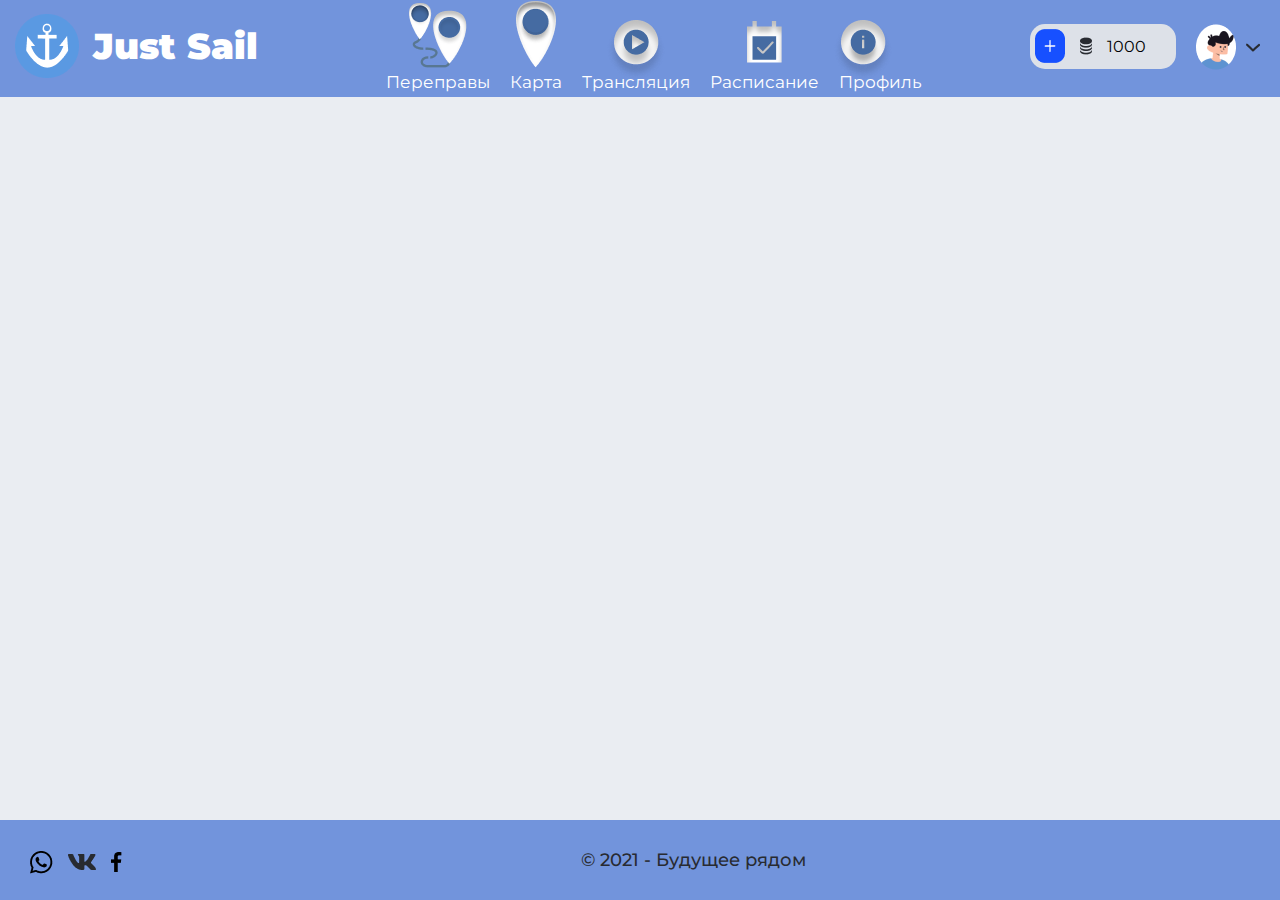
<file: index.html>
<!DOCTYPE html>
<html lang="ru">
<head>
    <meta charset="UTF-8">
    <meta http-equiv="X-UA-Compatible" content="IE=edge">
    <meta name="viewport" content="width=device-width, initial-scale=1.0">
    <link rel="preconnect" href="https://fonts.googleapis.com">
    <link rel="preconnect" href="https://fonts.gstatic.com" crossorigin>
    <link href="https://fonts.googleapis.com/css2?family=Montserrat:wght@400;700;900&display=swap" rel="stylesheet">
    <link rel="stylesheet" href="css/style.css">
    <link rel="stylesheet" href="css/media.css">
    <title>JustSail</title>
</head>
<body>
    <header class="header">
        <div class="container">
            <div class="navigation">
            <div class="logo_box">
                <img src="img/logo.png" alt="" class="logo_img">
                <p class="logo_text">Just Sail</p>
            </div>
            <div class="nav_bar">
                <div class="nav_box">
                    <a href="" class="nav_img"><img src="img/pereprava.png" alt="" class="nav_img"></a>
                    <a href="" class="nav">Переправы</a>
                </div>
                <div class="nav_box">
                    <a href="" class="nav_img_1"><img src="img/map.png" alt="" class="nav_img"></a>
                    <a href="" class="nav_1">Карта</a>
                </div>
                <div class="nav_box">
                    <a href="" class="nav_img_2"><img src="img/translation.png" alt="" class="nav_img"></a>
                    <a href="" class="nav_2">Трансляция</a>
                </div>
                <div class="nav_box">
                    <a href="" class="nav_img_3"><img src="img/calendar.png" alt="" class="nav_img"></a>
                    <a href="" class="nav_3">Расписание</a>
                </div>
                <div class="nav_box">
                    <a href="" class="nav_img_4"><img src="img/info.png" alt="" class="nav_img"></a>
                    <a href="profil.html" class="nav_4">Профиль</a>
                </div>
            </div>
            <div class="profil_box">
                <div class="money_box">
                    <div class="money_plus_1"><img src="img/+.png" alt="" class="money_plus"></div>
                    <img src="img/money.png" alt="" class="money_ico">
                    <p class="money">1000</p>
                </div>
                <a href="profil.html" class="profil"><img src="img/photo.png" alt=""></a>
                <a href="" class="strelka"><img src="img/arrow-ios-down.png" alt=""></a>
            </div>
            <div class="header_burger">
                <span></span>
            </div>
            <script src="http://code.jquery.com/jquery-3.4.1.slim.min.js"></script>
            <script src="js/script.js"></script>
        </div>
    </div>
    </header>
    <div class="map">
        <iframe src="https://www.google.com/maps/embed?pb=!1m14!1m12!1m3!1d3214.024855202966!2d129.76463226247196!3d62.02781515106774!2m3!1f0!2f0!3f0!3m2!1i1024!2i768!4f13.1!5e1!3m2!1sru!2sru!4v1638066333335!5m2!1sru!2sru" width="100%" height="100%" style="border:0;" allowfullscreen="" loading="lazy"></iframe>
    </div>
    <footer class="footer">
        <div class="container">
            <div class="footer_1">
        <div class="footer_ico">
            <a href="" class="ico"><img src="img/Group 50.png" alt=""></a>
            <a href="" class="ico"><img src="img/Vector.png" alt=""></a>
            <a href="" class="ico"><img src="img/Vector1.png" alt=""></a>
        </div>
        <p class="footer_text">© 2021 - Будущее рядом</p>
        <div></div>
    </div>
    </div>
    </footer>
</body>
</html>
</file>
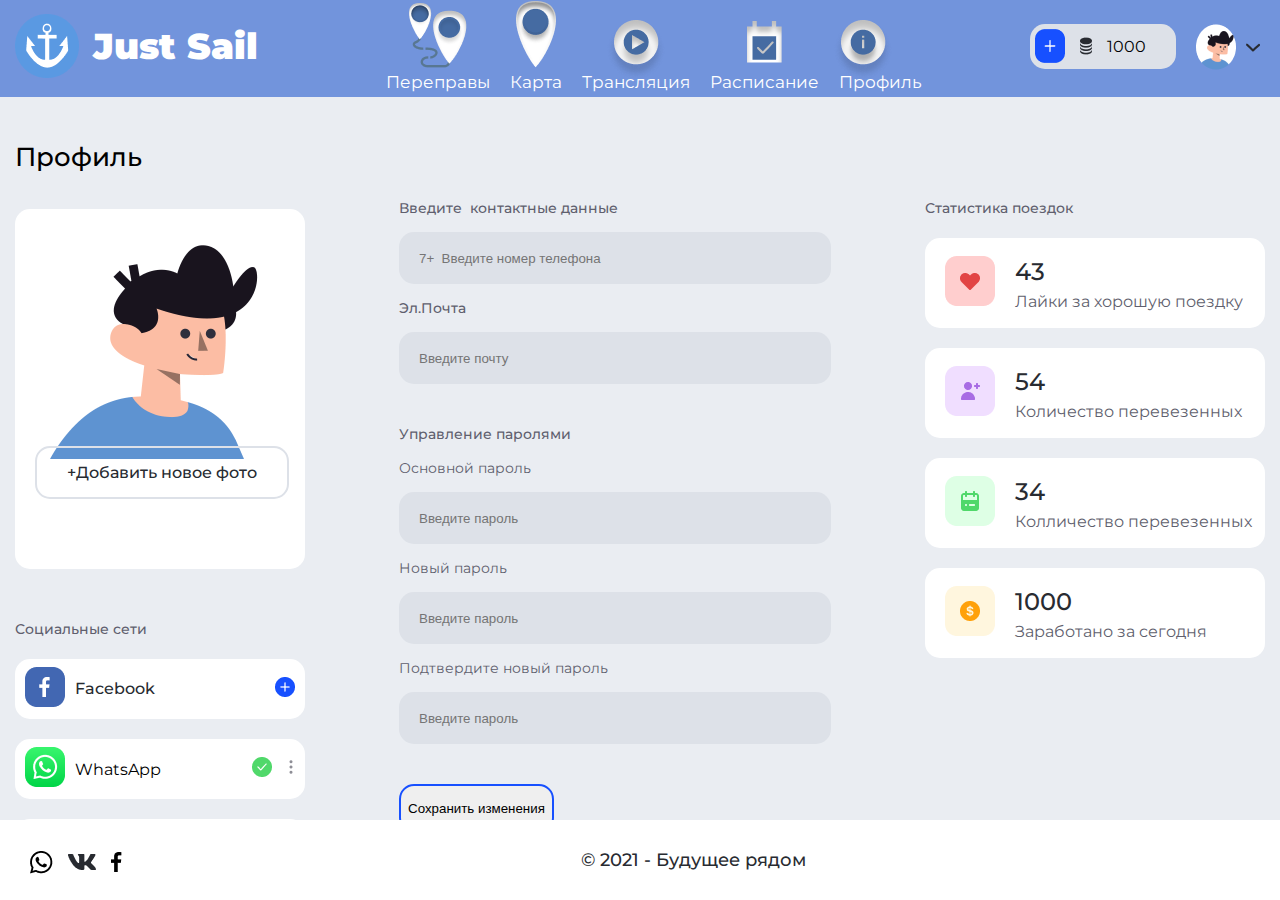
<file: profil.html>
<!DOCTYPE html>
<html lang="ru">
<head>
    <meta charset="UTF-8">
    <meta http-equiv="X-UA-Compatible" content="IE=edge">
    <meta name="viewport" content="width=device-width, initial-scale=1.0">
    <link rel="preconnect" href="https://fonts.googleapis.com">
    <link rel="preconnect" href="https://fonts.gstatic.com" crossorigin>
    <link href="https://fonts.googleapis.com/css2?family=Montserrat:wght@400;700;900&display=swap" rel="stylesheet">
    <link rel="stylesheet" href="css/style.css">
    <link rel="stylesheet" href="css/media.css">
    <title>JustSail</title>
</head>
<body>
    <header class="header">
        <div class="container">
            <div class="navigation">
            <div class="logo_box">
                <img src="img/logo.png" alt="" class="logo_img">
                <p class="logo_text">Just Sail</p>
            </div>
            <div class="nav_bar">
                <div class="nav_box">
                    <a href="" class="nav_img"><img src="img/pereprava.png" alt="" class="nav_img"></a>
                    <a href="" class="nav">Переправы</a>
                </div>
                <div class="nav_box">
                    <a href="index.html" class="nav_img_1"><img src="img/map.png" alt="" class="nav_img"></a>
                    <a href="index.html" class="nav_1">Карта</a>
                </div>
                <div class="nav_box">
                    <a href="" class="nav_img_2"><img src="img/translation.png" alt="" class="nav_img"></a>
                    <a href="" class="nav_2">Трансляция</a>
                </div>
                <div class="nav_box">
                    <a href="" class="nav_img_3"><img src="img/calendar.png" alt="" class="nav_img"></a>
                    <a href="" class="nav_3">Расписание</a>
                </div>
                <div class="nav_box">
                    <a href="" class="nav_img_4"><img src="img/info.png" alt="" class="nav_img"></a>
                    <a href="" class="nav_4">Профиль</a>
                </div>
            </div>
            <div class="profil_box">
                <div class="money_box">
                    <div class="money_plus_1"><img src="img/+.png" alt="" class="money_plus"></div>
                    <img src="img/money.png" alt="" class="money_ico">
                    <p class="money">1000</p>
                </div>
                <a href="" class="profil"><img src="img/photo.png" alt=""></a>
                <a href="" class="strelka"><img src="img/arrow-ios-down.png" alt=""></a>
            </div>
            <div class="header_burger">
                <span></span>
            </div>
            <script src="http://code.jquery.com/jquery-3.4.1.slim.min.js"></script>
            <script src="js/script.js "></script>
        </div>
    </div>
    </header>
    <main class="main">
        <div class="container">
            <h1 class="profil_text">Профиль</h1>
            <div class="profil_list">
                <div class="list1">
                    <div class="profil_photo">
                        <div class="avatar"><img src="img/avatar.png" alt=""></div>
                        <a href="" class="btn1">+Добавить новое фото</a>
                    </div>
                    <p class="seti">Социальные сети</p>
                    <div class="ico_box">
                        <div class="ico_ico"><img src="img/fb icon.png" alt=""></div>
                        <p class="ico_text1">Facebook</p>
                        <div class="plus"><img src="img/add.png" alt=""></div>
                    </div>
                    <div class="ico_box">
                        <div class="ico_ico"><img src="img/WhatsApp Inc. Icon.png" alt=""></div>
                        <p class="ico_text_1">WhatsApp</p>
                        <div class="galochka"><img src="img/done.png" alt=""></div>
                        <div class="tochki"><img src="img/more-vertical.png" alt=""></div>
                    </div>
                    <div class="ico_box">
                        <div class="ico_ico"><img src="img/VK icon.png" alt=""></div>
                        <p class="ico_text_1">VKontakte</p>
                        <div class="galochka"><img src="img/done.png" alt=""></div>
                        <div class="tochki"><img src="img/more-vertical.png" alt=""></div>
                    </div>
                </div>
                <div class="list2">
                    <form action="POST">
                        <p class="dannie1">Введите  контактные данные</p>
                        <input type="tel" class="input" placeholder="7+  Введите номер телефона">
                        <p class="dannie1">Эл.Почта</p>
                        <input type="email" class="input" placeholder="Введите почту">
                        <p class="dannie2">Управление паролями</p>
                        <p class="dannie">Основной пароль</p>
                        <input type="password" class="input" placeholder="Введите пароль">
                        <p class="dannie">Новый пароль</p>
                        <input type="password" class="input" placeholder="Введите пароль">
                        <p class="dannie">Подтвердите новый пароль</p>
                        <input type="password" class="input" placeholder="Введите пароль"><br>
                        <button class="btn2">Сохранить изменения</button>
                    </form>
                </div>
                <div class="list3">
                    <p class="static">Статистика поездок</p>
                    <div class="static_box">
                        <div class="static_ico"><img src="img/like icon.png" alt=""></div>
                        <div class="static_text">
                            <p class="static_num">43</p>
                            <p class="static_opic">Лайки за хорошую поездку</p>
                        </div>
                    </div>
                    <div class="static_box">
                        <div class="static_ico"><img src="img/ref icon.png" alt=""></div>
                        <div class="static_text">
                            <p class="static_num">54</p>
                            <p class="static_opic">Количество перевезенных</p>
                        </div>
                    </div>
                    <div class="static_box">
                        <div class="static_ico"><img src="img/day icon.png" alt=""></div>
                        <div class="static_text">
                            <p class="static_num">34</p>
                            <p class="static_opic">Колличество перевезенных</p>
                        </div>
                    </div>
                    <div class="static_box">
                        <div class="static_ico"><img src="img/day icon (1).png" alt=""></div>
                        <div class="static_text">
                            <p class="static_num">1000</p>
                            <p class="static_opic">Заработано за сегодня</p>
                        </div>
                    </div>
                </div>
            </div>
        </div>
    </main>
    <footer class="footer1">
        <div class="container">
            <div class="footer_1">
        <div class="footer_ico">
            <a href="" class="ico"><img src="img/Group 50.png" alt=""></a>
            <a href="" class="ico"><img src="img/Vector.png" alt=""></a>
            <a href="" class="ico"><img src="img/Vector1.png" alt=""></a>
        </div>
        <p class="footer_text">© 2021 - Будущее рядом</p>
        <div></div>
    </div>
    </div>
    </footer>
</body>
</html>
</file>
<file: css/style.css>
body {
    margin: 0;
    font-family: 'Montserrat', sans-serif;
    background: #EAEDF2;
}

.container {
    width: 1250px;
    margin: 0 auto;
}

/*nav*/

.header {
    background: #7294DC;
    padding-bottom: 5px;
}

.navigation {
    display: flex;
    justify-content: space-between;
    align-items: center;
}

.logo_box {
    display: flex;
    justify-content: space-between;
    align-items: center;
}

.logo_img {
    width: 64px;
    height: 64px;
}

.logo_text {
    font-size: 36px;
    font-weight: 900;
    line-height: 20px;
    color: #FFFFFF;
    margin-left: 14px;
}

.nav_bar {
    display: flex;
    justify-content: space-between;
    align-items: center;
}

.nav_box {
    display: flex;
    flex-direction: column;
    align-items: baseline;
    justify-content: space-between;
    margin-left: 20px;  
}



.profil_box {
    display: flex;
    justify-content: space-between;
    align-items: center;
}

.money_box {
    background: #DDE1E8;
    width: 146px;
    height: 45px;
    border-radius: 15px;
    display: flex;
    justify-content: space-between;
    align-items: center;
    margin-right: 20px;
}

.money_plus_1 {
    margin-left: 5px;
    margin-top: 3px;
    align-items: center;
}

.money {
    margin-right: 30px;
}

.profil {
    margin-bottom: -5px;
    margin-right: 5px;
}

.strelka {
    margin-bottom: -5px;
}

.nav {
    text-decoration: none;
    font-size: 17px;
    line-height: 20px;
    font-weight: 400;
    color: #FFFFFF;
    margin-bottom: -2px;
}
.nav_1 {
    text-decoration: none;
    font-size: 17px;
    line-height: 20px;
    font-weight: 400;
    color: #FFFFFF;
}
.nav_2 {
    text-decoration: none;
    font-size: 17px;
    line-height: 20px;
    font-weight: 400;
    color: #FFFFFF;
    margin-top: -13px;
}
.nav_3 {
    text-decoration: none;
    font-size: 17px;
    line-height: 20px;
    font-weight: 400;
    color: #FFFFFF;
    margin-bottom: -21px;
}
.nav_4 {
    text-decoration: none;
    font-size: 17px;
    line-height: 20px;
    font-weight: 400;
    color: #FFFFFF;
    margin-top: -13px;
}

.nav_img {
    margin:  auto;
}
.nav_img_1 {
    margin:  auto;
}
.nav_img_2 {
    margin:  auto;
    margin-top: 20px;
}
.nav_img_3 {
    margin:  auto;
    margin-bottom: 5px;
}
.nav_img_4 {
    margin:  auto;
    margin-left: -7px;
    margin-top: 20px;
}

/*map*/

.map {
    width: 100%;
    height: 88vh;
}

/*footer*/

.footer {
    height: 80px;
    background: #7294DC;
    margin-bottom: 0;  
    align-items: center;
    position: absolute;
    width: 100%;
    bottom: 0;
}

.footer_ico {
    display: flex;
    justify-content: center;
    align-items: center;
    
}

.footer_1 {
    display: flex;
    justify-content: space-between;
    align-items: center;
}

.footer_text {
    font-size: 18px;
    font-weight: 500;
    line-height: 20px;
    color: #282B31;
    margin-top: 30px;
}

.ico {
    margin-left: 15px;
    margin-bottom: -20px;
}

.profil_text {
    font-weight: 500;
    font-size: 26px;
    line-height: 20px;
    margin-top: 50px;
}

/*list1*/

.profil_photo {
    width: 290px;
    height: 360px;
    border-radius: 15px;
    background: #FFFFFF;
    margin-top: 25px;
}

.avatar {
    margin-top: 19px;
    margin-left: 20px;
}

.btn1 {
    text-decoration: none;
    font-weight: 500;
    font-size: 16px;
    line-height: 20px;
    color: #272B31;
    border: 2px solid #DDE1E8;
    box-sizing: border-box;
    border-radius: 15px;
    padding: 15px 30px;
    margin-left: 20px;

}

.seti {
    font-weight: 500;
    font-size: 14px;
    line-height: 20px;
    color: #5F5F6E;
    margin-top: 50px;
}

.ico_box {
    width: 290px;
    height: 60px;
    border-radius: 15px;
    background: #FFFFFF;
    margin-top: 20px;
    display: flex;
    justify-content: space-between;
    align-items: center;
}

.ico_ico {
    margin-left: 10px;
}

.ico_text1 {
    font-weight: 500;
    font-size: 16px;
    line-height: 20px;
    color: #272B31;
    margin-left: -110px;
}

.plus {
    margin-right: 10PX;
}

.ico_text_1 {
    margin-left: -80px;
}

.tochki {
    margin-right: 5px;
}

.galochka {
    margin-right: -80px;
}

.footer1 {
    height: 80px;
    background: #FFFFFF;
    margin-bottom: 0;  
    align-items: center;
    margin-top: 100px;
    bottom: 0;
    position: absolute;
    width: 100%;
}

.profil_list {
    display: flex;
    justify-content: space-between;
}

.dannie1 {
    font-weight: 500;
    font-size: 14px;
    line-height: 20px;
    color: rgba(95, 95, 110, 1);
}

.input {
    border: none;
    background: rgba(221, 225, 232, 1);
    width: 410px;
    height: 50px;
    border-radius: 15px;
    padding-left: 20px;
}

.dannie2 {
    font-weight: 500;
    font-size: 14px;
    line-height: 20px;
    color: rgba(95, 95, 110, 1);
    margin-top: 40px;
}

.dannie {
    font-weight: 400;
    font-size: 14px;
    line-height: 20px;
    color: rgba(95, 95, 110, 1);
}

.btn2 {
    padding: 15px 7px;
    margin-top: 40px;
    border: solid 2px #1750FF;
    border-radius: 15px;
}

.static_box {
    display: flex;
    justify-content: left;
    width: 340px;
    height: 90px;
    background: #FFFFFF;
    border-radius: 15px;
    margin-top: 20px;
    align-items: center;
}

.static {
   font-weight: 500;
   font-size: 14px;
   line-height: 20px;
   color: rgba(95, 95, 110, 1); 
}

.static_ico {
    margin-left: 20px;
}

.static_text {
    margin-left: 20px;
}

.static_num {
    font-weight: 500;
    font-size: 24px;
    line-height: 20px;
    color: rgba(40, 43, 49, 1);
    margin-bottom: 15px;
}

.static_opic {
    font-weight: 400;
    font-size: 16px;
    line-height: 20px;
    color: rgba(95, 95, 110, 1);
    margin-top: -5px;
}

.pogoda {
    z-index: 100;
    position: relative;
    
}

/*burger*/

.header_burger {
    display: none;
}
</file>
<file: css/media.css>
@media screen and (max-width: 480px) {
    .nav_bar {
        display: none;
    }

    .profil_box {
        display: none;
    }

    .header_btn {
        display: none;
    }

    .header_burger {
        display: block;
        position: relative;
        width: 30px;
        height: 20px;
        margin-right: 20px;
    }

    .header_burger:before,
    .header_burger:after {
        content: '';
        background-color: #FFFFFF;
        position: absolute;
        width: 100%;
        height: 2px;
        left: 0;
        transition: all .3s ease 0s;
    }

    .header_burger:before {
        top: 0;
    }

    .header_burger:after {
        bottom: 0;
    }

    .header_burger span {
        position: absolute;
        background-color: #FFFFFF;
        left: 0;
        width: 100%;
        height: 2px;
        top: 9px;
        transition: all .3s ease 0s;
    }

    .nav_bar {
        position: fixed;
        top: -100%;
        left: 0;
        width: 100%;
        height: 300px;
        background-color: #7294DC;
        padding: 70px 0 0 0 ;
        display: flex;
        flex-direction: column;
        align-items: center;
        margin-top: 10px;
        padding-bottom: 10px;
        transition: all .3s ease 0s;

    }

    .logo_box {
        position: relative;
        z-index: 5;
    }

    .header_burger.active:before {
        transform: rotate(45deg);
        top: 9px;
    }

    .header_burger.active:after {
        transform: rotate(-45deg);
        bottom: 9px;
    }

    .header_burger.active span {
        transform: scale(0);
    }

    .nav_bar.active {
        top: 0;
    }

    .footer_1 {
        display: block;
    }

    .logo_img {
        width: 30px;
        height: 30px;
    }

    .logo_text {
        font-size: 24px;
    }
    
    .container {
        width: 100%;
    }

    .map {
        width: 100%;
        height: 81vh;
    }

    .nav_img {
        display: none;
    }
    .nav_img_1 {
        display: none;
    }
    .nav_img_2 {
        display: none;
    }
    .nav_img_3 {
        display: none;
    }
    .nav_img_4 {
        display: none;
    }

    .nav {
        margin: auto;
    }
    .nav_1 {
        margin: auto;
    }
    .nav_2 {
        margin: auto;
    }
    .nav_3 {
        margin: auto;
    }
    .nav_4 {
        margin: auto;
    }

    .footer_text {
        text-align: center;
    }

    .footer_ico {
        margin-top: 20px;
    }

    .profil_list {
        display: block;
    }

    .footer1 {
        display: none;
    }

    .profil_photo {
        margin: 0 auto;
    }

    .profil_text {
        text-align: center;
    }

    .seti {
        text-align: center;
    }

    .ico_box {
        margin: 0 auto;
        margin-top: 20px;
    }

    .dannie1 {
        text-align: center;
    }

    .input {
        width: 80%;
        margin-left: 25px;
    }

    .dannie {
        text-align: center;
    }

    .dannie2 {
        text-align: center;
    }

    .btn2 {
        margin-left: 110px;
    }

    .static {
        text-align: center;
    }

    .static_box {
        margin: 0 auto;
        margin-top: 15px;
    }



}
</file>
